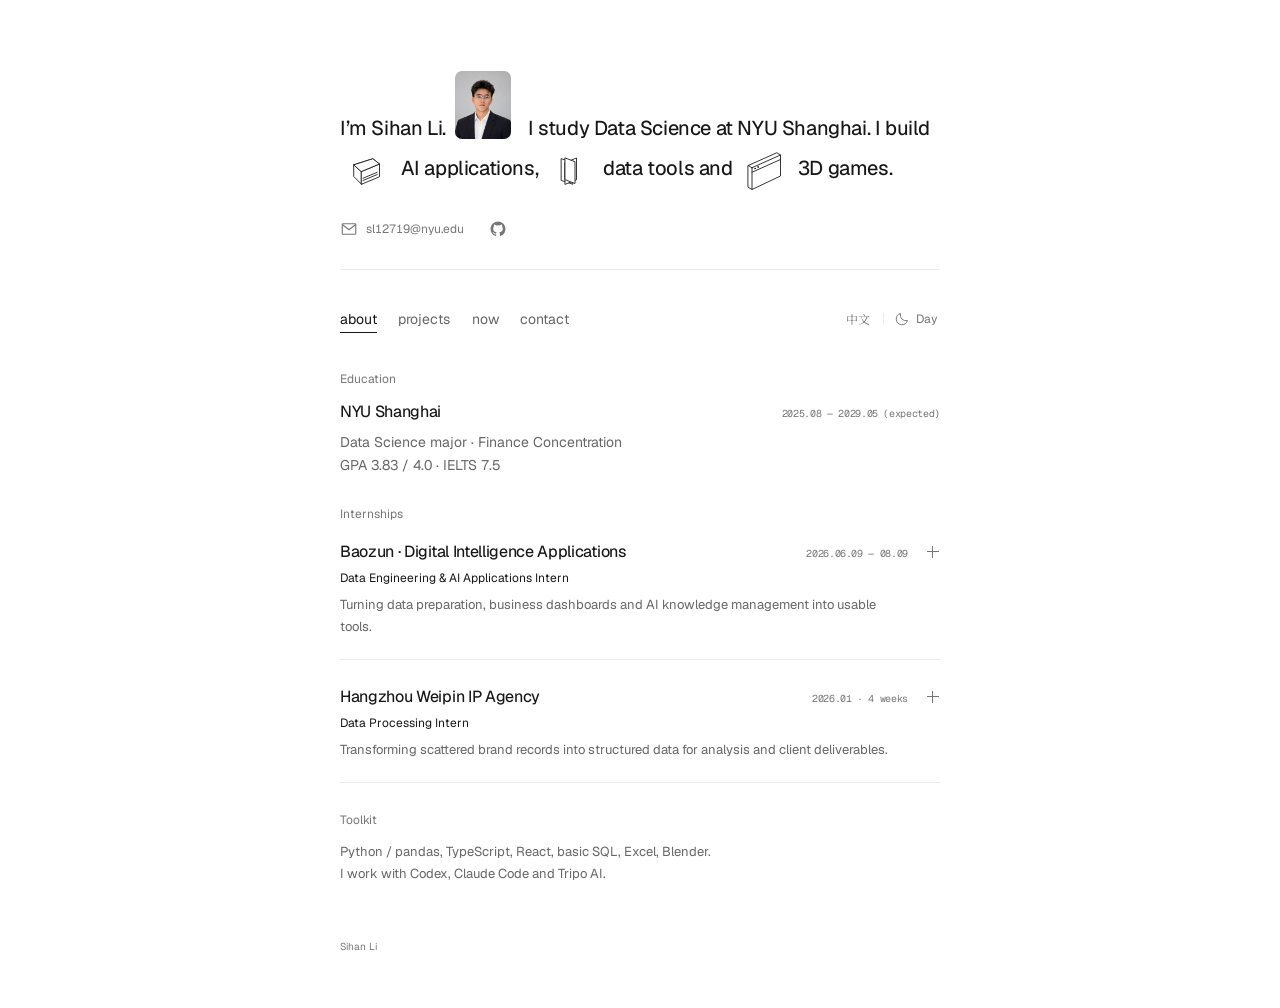
<file: index.html>
<!doctype html>
<html lang="en" data-theme="light"><head><meta charset="UTF-8"><meta name="viewport" content="width=device-width, initial-scale=1"><meta name="description" content="Sihan Li, Data Science major with a Finance Concentration at NYU Shanghai. AI applications, data tools and 3D games."><meta name="theme-color" content="#ffffff"><title>about · Sihan Li</title><script>(()=>{const h=document.documentElement,p=new URLSearchParams(location.search);let l=p.get('lang'),t;try{l=l||localStorage.getItem('sihan-lang');t=localStorage.getItem('sihan-theme')}catch{}h.lang=l==='zh'?'zh-CN':'en';h.dataset.theme=t==='light'||t==='dark'?t:matchMedia('(prefers-color-scheme: dark)').matches?'dark':'light'})();</script><link rel="icon" href="assets/favicon.svg" type="image/svg+xml"><link rel="preload" as="font" type="font/woff2" href="assets/fonts/geist-latin-wght-normal.woff2" crossorigin><link rel="stylesheet" href="style.css?v=20261016-2"><script src="translations.js?v=20261016-pdf" defer></script><script src="app.js?v=20261016-2" defer></script></head><body><a class="skip" href="#content"><span data-i18n="skip" >Skip to content</span></a><div class="page"><header class="intro"><h1><span data-i18n="name" >I’m Sihan Li.</span> <button class="avatar" type="button" aria-haspopup="dialog" aria-controls="portrait-viewer" aria-expanded="false" data-i18n-label="enlargePortrait" aria-label="Enlarge portrait"><img src="assets/portrait.png" data-i18n-alt="portraitAlt" alt="Portrait of Sihan Li" width="64" height="76"></button> <span data-i18n="intro" >I study Data Science at NYU Shanghai. I build</span> <a class="category-link" href="projects.html#rag" data-route="projects"><span class="icon-frame" aria-hidden="true"><span class="corners"><i></i><i></i><i></i><i></i></span><svg class="book-icon" viewBox="0 0 70 70" fill="none" stroke="currentColor" stroke-width="1.15" stroke-linecap="round" stroke-linejoin="round" aria-hidden="true"><g class="book-back"><path class="paper" d="M19 28 44 20 53 27 29 37Z"/><path class="paper" d="m19 28 10 9v17L19 44Z"/><path class="paper" d="m29 37 24-10v17L29 54Z"/><path d="m31 49 19-8M31 46l19-8"/></g><g class="book-cover"><path class="paper" d="m19 28 25-8 9 7-24 10Z"/></g><g class="book-bits"><path class="paper" d="m27 22 5-3 5 3v6l-5 3-5-3Z"/><path d="m27 22 5 3 5-3m-5 3v6"/><path class="paper" d="m43 13 4-2 4 2v5l-4 2-4-2Z"/><path d="m43 13 4 2 4-2m-4 2v5"/></g></svg></span><span class="category-label"><span data-i18n="ai" >AI applications</span></span></a><span data-i18n="comma" >,</span> <a class="category-link" href="projects.html#bidradar" data-route="projects"><span class="icon-frame" aria-hidden="true"><span class="corners"><i></i><i></i><i></i><i></i></span><svg class="map-icon" viewBox="0 0 70 70" fill="none" stroke="currentColor" stroke-width="1.15" stroke-linecap="round" stroke-linejoin="round" aria-hidden="true"><g class="map-left"><path class="paper" d="m18 20 15 5v29l-15-5Z"/><path class="map-lines" d="m21 28 4 3 5-2m-9 10 4-2 5 5"/></g><g class="map-center"><path class="paper" d="m33 25 15-6v29l-15 6Z"/><path class="map-lines" d="m36 31 4-4 5 1m-9 16 4-2 5-7"/></g><g class="map-right"><path class="paper" d="m48 19 13 5v29l-13-5Z"/><path class="map-lines" d="m51 28 4 2 3-1m-7 11 4-3 3 5"/></g></svg></span><span class="category-label"><span data-i18n="data" >data tools</span></span></a> <span data-i18n="and" >and</span> <a class="category-link" href="projects.html#nightback" data-route="projects"><span class="icon-frame" aria-hidden="true"><span class="corners"><i></i><i></i><i></i><i></i></span><svg class="window-icon" viewBox="0 0 70 70" fill="none" stroke="currentColor" stroke-width="1.15" stroke-linecap="round" stroke-linejoin="round" aria-hidden="true"><g class="screen"><path class="paper" d="m14 29 38-17 5 3v28L19 61l-5-3Z"/><path d="m19 32 38-17M19 32v29M14 29l5 3m0 6 38-17"/><circle cx="23" cy="33" r=".6"/><circle cx="27" cy="31" r=".6"/></g><g class="window-cards"><path class="paper" d="m25 38 10-4v11l-10 4Z"/><path class="paper" d="m40 31 10-4v11l-10 4Z"/></g></svg></span><span class="category-label"><span data-i18n="games" >3D games</span></span></a><span data-i18n="period" >.</span></h1><div class="socials"><a class="email-link" href="mailto:sl12719@nyu.edu"><svg viewBox="0 0 24 24" fill="none" stroke="currentColor" stroke-width="1.5" aria-hidden="true"><rect x="3" y="5" width="18" height="14" rx="1"/><path d="m3 6 9 7 9-7"/></svg><span>sl12719@nyu.edu</span></a><a href="https://github.com/lshhhhhhhhhh10" target="_blank" rel="noopener noreferrer" aria-label="GitHub"><svg viewBox="0 0 24 24" fill="currentColor" aria-hidden="true"><path d="M12 2a10 10 0 0 0-3.16 19.49c.5.09.68-.22.68-.48v-1.86c-2.78.6-3.37-1.18-3.37-1.18-.45-1.15-1.11-1.46-1.11-1.46-.91-.62.07-.61.07-.61 1 .07 1.53 1.03 1.53 1.03.9 1.53 2.34 1.09 2.91.83.09-.65.35-1.09.64-1.34-2.22-.25-4.55-1.11-4.55-4.94 0-1.09.39-1.98 1.03-2.68-.1-.25-.45-1.27.1-2.65 0 0 .84-.27 2.75 1.03A9.58 9.58 0 0 1 12 6.84c.85 0 1.71.12 2.51.34 1.91-1.3 2.75-1.03 2.75-1.03.55 1.38.2 2.4.1 2.65.64.7 1.03 1.59 1.03 2.68 0 3.84-2.34 4.68-4.57 4.93.36.31.68.92.68 1.85v2.75c0 .27.18.58.69.48A10 10 0 0 0 12 2Z"/></svg></a></div><hr></header><div class="nav-row"><nav aria-label="Site" data-i18n-label="nav"><a href="index.html" data-route="about" aria-current="page"><span data-i18n="about" >about</span></a><a href="projects.html" data-route="projects"><span data-i18n="projects" >projects</span></a><a href="now.html" data-route="now"><span data-i18n="now" >now</span></a><a href="contact.html" data-route="contact"><span data-i18n="contact" >contact</span></a><span class="nav-rule" aria-hidden="true"></span></nav><div class="preferences"><button id="language-toggle" type="button" aria-label="切换到中文" title="切换到中文">中文</button><span class="control-divider" aria-hidden="true"></span><button id="theme-toggle" type="button" aria-label="Switch to night mode" title="Switch to night mode" aria-pressed="false"><svg class="moon" viewBox="0 0 24 24" fill="none" stroke="currentColor" stroke-width="1.5" aria-hidden="true"><path d="M20.2 14.2A8.5 8.5 0 0 1 9.8 3.8 8.5 8.5 0 1 0 20.2 14.2Z"/></svg><svg class="sun" viewBox="0 0 24 24" fill="none" stroke="currentColor" stroke-width="1.5" aria-hidden="true"><circle cx="12" cy="12" r="3.5"/><path d="M12 2v2m0 16v2M2 12h2m16 0h2M5 5l1.4 1.4m11.2 11.2L19 19M5 19l1.4-1.4M17.6 6.4 19 5"/></svg><span id="theme-word">Day</span></button></div></div><main id="content" data-page="about" tabindex="-1"><section class="about-block"><h2 data-i18n="education" >Education</h2><div class="entry-heading"><h3 data-i18n="school" >NYU Shanghai</h3><span data-i18n="studyDates" class="date">2025.08 — 2029.05 (expected)</span></div><p><span data-i18n="major" >Data Science major · Finance Concentration</span><br><span class="latin">GPA 3.83 / 4.0 · IELTS 7.5</span></p></section><section class="about-block internships"><h2 data-i18n="internships" >Internships</h2>
<details class="experience"><summary><span class="experience-summary"><span class="entry-heading"><span data-i18n="baozun" class="employer">Baozun · Digital Intelligence Applications</span><span class="date">2026.06.09 — 08.09</span></span><span data-i18n="baozunRole" class="experience-role">Data Engineering &amp; AI Applications Intern</span><span data-i18n="baozunDesc" class="experience-overview">Turning data preparation, business dashboards and AI knowledge management into usable tools.</span></span><span class="expand-mark" aria-hidden="true"></span></summary><div class="experience-detail"><ul><li data-i18n="baozunDetail1" >Built and deployed a RAG resource platform for internal training, connecting content intake, search, scoring and classification in one workflow.</li><li data-i18n="baozunDetail2" >Implemented PDF/link imports, full-text search, manual review and Feishu sync, organizing technical resources into 7 categories and 34 subcategories.</li><li data-i18n="baozunDetail3" >Integrated DeepSeek scoring for relevance, depth, recency and credibility, with a rule-based fallback when API calls fail.</li><li data-i18n="baozunDetail4" >Contributed to structured-data cleaning and validation for BBI Cloud dashboards, supporting business metrics and visual reporting.</li></ul><a class="detail-link" href="https://rag-kb-site.vercel.app/" target="_blank" rel="noopener noreferrer"><span data-i18n="viewPlatform" >View the platform ↗</span></a></div></details>
<details class="experience"><summary><span class="experience-summary"><span class="entry-heading"><span data-i18n="weipin" class="employer">Hangzhou Weipin IP Agency</span><span data-i18n="weipinDates" class="date">2026.01 · 4 weeks</span></span><span data-i18n="weipinRole" class="experience-role">Data Processing Intern</span><span data-i18n="weipinDesc" class="experience-overview">Transforming scattered brand records into structured data for analysis and client deliverables.</span></span><span class="expand-mark" aria-hidden="true"></span></summary><div class="experience-detail"><ul><li data-i18n="weipinDetail1" >Collected brand records through web scraping, then deduplicated, categorized and standardized them for downstream analysis.</li><li data-i18n="weipinDetail2" >Consolidated the prepared data for internal reports and client deliverables, turning raw records into usable analytical inputs.</li></ul></div></details></section><section class="about-block toolkit"><h2 data-i18n="tools" >Toolkit</h2><p><span data-i18n="toolsData" >Python / pandas, TypeScript, React, basic SQL, Excel, Blender.</span><br><span data-i18n="collab" >I work with Codex, Claude Code and Tripo AI.</span></p></section></main><footer><span class="latin">Sihan Li</span></footer></div><dialog id="portrait-viewer" class="portrait-viewer" data-i18n-label="portraitAlt" aria-label="Portrait of Sihan Li"><button class="portrait-close" type="button" data-i18n-label="closePortrait" aria-label="Close portrait" autofocus><svg viewBox="0 0 20 20" fill="none" stroke="currentColor" stroke-width="1.5" aria-hidden="true"><path d="m5 5 10 10M15 5 5 15"/></svg></button><img src="assets/portrait.png" width="640" height="800" data-i18n-alt="portraitAlt" alt="Portrait of Sihan Li"></dialog></body></html>
</file>
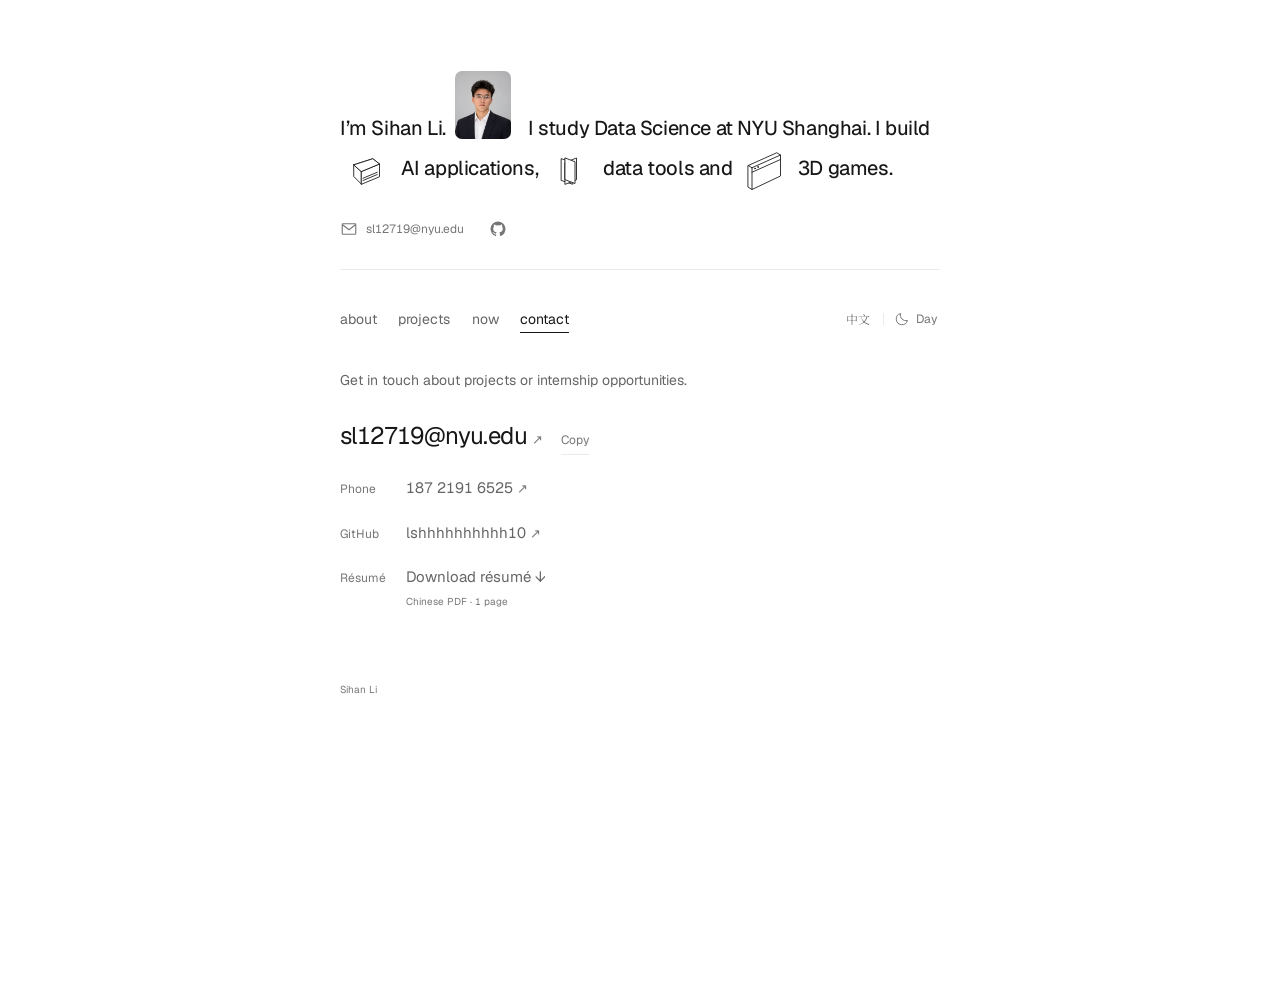
<file: contact.html>
<!doctype html>
<html lang="en" data-theme="light"><head><meta charset="UTF-8"><meta name="viewport" content="width=device-width, initial-scale=1"><meta name="description" content="Sihan Li, Data Science major with a Finance Concentration at NYU Shanghai. AI applications, data tools and 3D games."><meta name="theme-color" content="#ffffff"><title>contact · Sihan Li</title><script>(()=>{const h=document.documentElement,p=new URLSearchParams(location.search);let l=p.get('lang'),t;try{l=l||localStorage.getItem('sihan-lang');t=localStorage.getItem('sihan-theme')}catch{}h.lang=l==='zh'?'zh-CN':'en';h.dataset.theme=t==='light'||t==='dark'?t:matchMedia('(prefers-color-scheme: dark)').matches?'dark':'light'})();</script><link rel="icon" href="assets/favicon.svg" type="image/svg+xml"><link rel="preload" as="font" type="font/woff2" href="assets/fonts/geist-latin-wght-normal.woff2" crossorigin><link rel="stylesheet" href="style.css?v=20261016-2"><script src="translations.js?v=20261016-pdf" defer></script><script src="app.js?v=20261016-2" defer></script></head><body><a class="skip" href="#content"><span data-i18n="skip" >Skip to content</span></a><div class="page"><header class="intro"><h1><span data-i18n="name" >I’m Sihan Li.</span> <button class="avatar" type="button" aria-haspopup="dialog" aria-controls="portrait-viewer" aria-expanded="false" data-i18n-label="enlargePortrait" aria-label="Enlarge portrait"><img src="assets/portrait.png" data-i18n-alt="portraitAlt" alt="Portrait of Sihan Li" width="64" height="76"></button> <span data-i18n="intro" >I study Data Science at NYU Shanghai. I build</span> <a class="category-link" href="projects.html#rag" data-route="projects"><span class="icon-frame" aria-hidden="true"><span class="corners"><i></i><i></i><i></i><i></i></span><svg class="book-icon" viewBox="0 0 70 70" fill="none" stroke="currentColor" stroke-width="1.15" stroke-linecap="round" stroke-linejoin="round" aria-hidden="true"><g class="book-back"><path class="paper" d="M19 28 44 20 53 27 29 37Z"/><path class="paper" d="m19 28 10 9v17L19 44Z"/><path class="paper" d="m29 37 24-10v17L29 54Z"/><path d="m31 49 19-8M31 46l19-8"/></g><g class="book-cover"><path class="paper" d="m19 28 25-8 9 7-24 10Z"/></g><g class="book-bits"><path class="paper" d="m27 22 5-3 5 3v6l-5 3-5-3Z"/><path d="m27 22 5 3 5-3m-5 3v6"/><path class="paper" d="m43 13 4-2 4 2v5l-4 2-4-2Z"/><path d="m43 13 4 2 4-2m-4 2v5"/></g></svg></span><span class="category-label"><span data-i18n="ai" >AI applications</span></span></a><span data-i18n="comma" >,</span> <a class="category-link" href="projects.html#bidradar" data-route="projects"><span class="icon-frame" aria-hidden="true"><span class="corners"><i></i><i></i><i></i><i></i></span><svg class="map-icon" viewBox="0 0 70 70" fill="none" stroke="currentColor" stroke-width="1.15" stroke-linecap="round" stroke-linejoin="round" aria-hidden="true"><g class="map-left"><path class="paper" d="m18 20 15 5v29l-15-5Z"/><path class="map-lines" d="m21 28 4 3 5-2m-9 10 4-2 5 5"/></g><g class="map-center"><path class="paper" d="m33 25 15-6v29l-15 6Z"/><path class="map-lines" d="m36 31 4-4 5 1m-9 16 4-2 5-7"/></g><g class="map-right"><path class="paper" d="m48 19 13 5v29l-13-5Z"/><path class="map-lines" d="m51 28 4 2 3-1m-7 11 4-3 3 5"/></g></svg></span><span class="category-label"><span data-i18n="data" >data tools</span></span></a> <span data-i18n="and" >and</span> <a class="category-link" href="projects.html#nightback" data-route="projects"><span class="icon-frame" aria-hidden="true"><span class="corners"><i></i><i></i><i></i><i></i></span><svg class="window-icon" viewBox="0 0 70 70" fill="none" stroke="currentColor" stroke-width="1.15" stroke-linecap="round" stroke-linejoin="round" aria-hidden="true"><g class="screen"><path class="paper" d="m14 29 38-17 5 3v28L19 61l-5-3Z"/><path d="m19 32 38-17M19 32v29M14 29l5 3m0 6 38-17"/><circle cx="23" cy="33" r=".6"/><circle cx="27" cy="31" r=".6"/></g><g class="window-cards"><path class="paper" d="m25 38 10-4v11l-10 4Z"/><path class="paper" d="m40 31 10-4v11l-10 4Z"/></g></svg></span><span class="category-label"><span data-i18n="games" >3D games</span></span></a><span data-i18n="period" >.</span></h1><div class="socials"><a class="email-link" href="mailto:sl12719@nyu.edu"><svg viewBox="0 0 24 24" fill="none" stroke="currentColor" stroke-width="1.5" aria-hidden="true"><rect x="3" y="5" width="18" height="14" rx="1"/><path d="m3 6 9 7 9-7"/></svg><span>sl12719@nyu.edu</span></a><a href="https://github.com/lshhhhhhhhhh10" target="_blank" rel="noopener noreferrer" aria-label="GitHub"><svg viewBox="0 0 24 24" fill="currentColor" aria-hidden="true"><path d="M12 2a10 10 0 0 0-3.16 19.49c.5.09.68-.22.68-.48v-1.86c-2.78.6-3.37-1.18-3.37-1.18-.45-1.15-1.11-1.46-1.11-1.46-.91-.62.07-.61.07-.61 1 .07 1.53 1.03 1.53 1.03.9 1.53 2.34 1.09 2.91.83.09-.65.35-1.09.64-1.34-2.22-.25-4.55-1.11-4.55-4.94 0-1.09.39-1.98 1.03-2.68-.1-.25-.45-1.27.1-2.65 0 0 .84-.27 2.75 1.03A9.58 9.58 0 0 1 12 6.84c.85 0 1.71.12 2.51.34 1.91-1.3 2.75-1.03 2.75-1.03.55 1.38.2 2.4.1 2.65.64.7 1.03 1.59 1.03 2.68 0 3.84-2.34 4.68-4.57 4.93.36.31.68.92.68 1.85v2.75c0 .27.18.58.69.48A10 10 0 0 0 12 2Z"/></svg></a></div><hr></header><div class="nav-row"><nav aria-label="Site" data-i18n-label="nav"><a href="index.html" data-route="about"><span data-i18n="about" >about</span></a><a href="projects.html" data-route="projects"><span data-i18n="projects" >projects</span></a><a href="now.html" data-route="now"><span data-i18n="now" >now</span></a><a href="contact.html" data-route="contact" aria-current="page"><span data-i18n="contact" >contact</span></a><span class="nav-rule" aria-hidden="true"></span></nav><div class="preferences"><button id="language-toggle" type="button" aria-label="切换到中文" title="切换到中文">中文</button><span class="control-divider" aria-hidden="true"></span><button id="theme-toggle" type="button" aria-label="Switch to night mode" title="Switch to night mode" aria-pressed="false"><svg class="moon" viewBox="0 0 24 24" fill="none" stroke="currentColor" stroke-width="1.5" aria-hidden="true"><path d="M20.2 14.2A8.5 8.5 0 0 1 9.8 3.8 8.5 8.5 0 1 0 20.2 14.2Z"/></svg><svg class="sun" viewBox="0 0 24 24" fill="none" stroke="currentColor" stroke-width="1.5" aria-hidden="true"><circle cx="12" cy="12" r="3.5"/><path d="M12 2v2m0 16v2M2 12h2m16 0h2M5 5l1.4 1.4m11.2 11.2L19 19M5 19l1.4-1.4M17.6 6.4 19 5"/></svg><span id="theme-word">Day</span></button></div></div><main id="content" data-page="contact" tabindex="-1"><section class="contact"><h2 data-i18n="contact" class="sr-only">contact</h2><p data-i18n="contactIntro" class="contact-note">Get in touch about projects or internship opportunities.</p><div class="contact-line"><a class="email" href="mailto:sl12719@nyu.edu">sl12719@nyu.edu <span aria-hidden="true">↗</span></a><button id="copy-email" type="button"><span data-i18n="copy" >Copy</span></button></div><div class="contact-line"><span data-i18n="phone" class="contact-label">Phone</span><a class="latin" href="tel:+8618721916525">187 2191 6525 <span aria-hidden="true">↗</span></a></div><div class="contact-line"><span class="contact-label latin">GitHub</span><a class="latin" href="https://github.com/lshhhhhhhhhh10" target="_blank" rel="noopener noreferrer">lshhhhhhhhhh10 <span aria-hidden="true">↗</span></a></div><div class="contact-line"><span data-i18n="resume" class="contact-label">Résumé</span><div><a href="assets/sihan-li-resume.pdf?v=f738d5e87b74" download="Sihan_Li_Resume.pdf"><span data-i18n="download">Download résumé ↓</span></a><small data-i18n="resumeFormat">Chinese PDF · 1 page</small></div></div><p id="copy-status" role="status" aria-live="polite"></p></section></main><footer><span class="latin">Sihan Li</span></footer></div><dialog id="portrait-viewer" class="portrait-viewer" data-i18n-label="portraitAlt" aria-label="Portrait of Sihan Li"><button class="portrait-close" type="button" data-i18n-label="closePortrait" aria-label="Close portrait" autofocus><svg viewBox="0 0 20 20" fill="none" stroke="currentColor" stroke-width="1.5" aria-hidden="true"><path d="m5 5 10 10M15 5 5 15"/></svg></button><img src="assets/portrait.png" width="640" height="800" data-i18n-alt="portraitAlt" alt="Portrait of Sihan Li"></dialog></body></html>
</file>
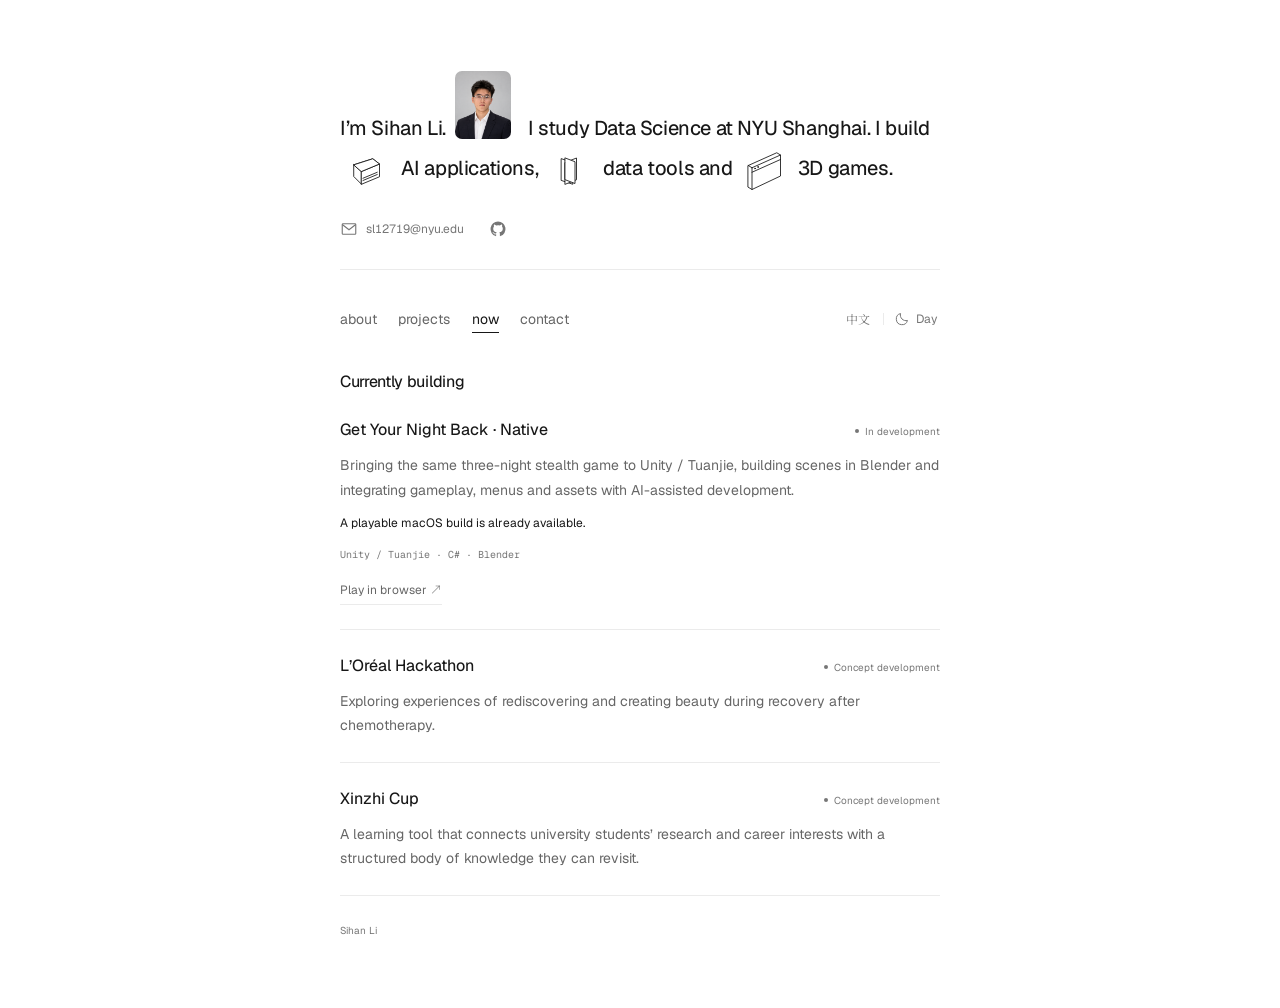
<file: now.html>
<!doctype html>
<html lang="en" data-theme="light"><head><meta charset="UTF-8"><meta name="viewport" content="width=device-width, initial-scale=1"><meta name="description" content="Sihan Li, Data Science major with a Finance Concentration at NYU Shanghai. AI applications, data tools and 3D games."><meta name="theme-color" content="#ffffff"><title>now · Sihan Li</title><script>(()=>{const h=document.documentElement,p=new URLSearchParams(location.search);let l=p.get('lang'),t;try{l=l||localStorage.getItem('sihan-lang');t=localStorage.getItem('sihan-theme')}catch{}h.lang=l==='zh'?'zh-CN':'en';h.dataset.theme=t==='light'||t==='dark'?t:matchMedia('(prefers-color-scheme: dark)').matches?'dark':'light'})();</script><link rel="icon" href="assets/favicon.svg" type="image/svg+xml"><link rel="preload" as="font" type="font/woff2" href="assets/fonts/geist-latin-wght-normal.woff2" crossorigin><link rel="stylesheet" href="style.css?v=20261016-2"><script src="translations.js?v=20261016-pdf" defer></script><script src="app.js?v=20261016-2" defer></script></head><body><a class="skip" href="#content"><span data-i18n="skip" >Skip to content</span></a><div class="page"><header class="intro"><h1><span data-i18n="name" >I’m Sihan Li.</span> <button class="avatar" type="button" aria-haspopup="dialog" aria-controls="portrait-viewer" aria-expanded="false" data-i18n-label="enlargePortrait" aria-label="Enlarge portrait"><img src="assets/portrait.png" data-i18n-alt="portraitAlt" alt="Portrait of Sihan Li" width="64" height="76"></button> <span data-i18n="intro" >I study Data Science at NYU Shanghai. I build</span> <a class="category-link" href="projects.html#rag" data-route="projects"><span class="icon-frame" aria-hidden="true"><span class="corners"><i></i><i></i><i></i><i></i></span><svg class="book-icon" viewBox="0 0 70 70" fill="none" stroke="currentColor" stroke-width="1.15" stroke-linecap="round" stroke-linejoin="round" aria-hidden="true"><g class="book-back"><path class="paper" d="M19 28 44 20 53 27 29 37Z"/><path class="paper" d="m19 28 10 9v17L19 44Z"/><path class="paper" d="m29 37 24-10v17L29 54Z"/><path d="m31 49 19-8M31 46l19-8"/></g><g class="book-cover"><path class="paper" d="m19 28 25-8 9 7-24 10Z"/></g><g class="book-bits"><path class="paper" d="m27 22 5-3 5 3v6l-5 3-5-3Z"/><path d="m27 22 5 3 5-3m-5 3v6"/><path class="paper" d="m43 13 4-2 4 2v5l-4 2-4-2Z"/><path d="m43 13 4 2 4-2m-4 2v5"/></g></svg></span><span class="category-label"><span data-i18n="ai" >AI applications</span></span></a><span data-i18n="comma" >,</span> <a class="category-link" href="projects.html#bidradar" data-route="projects"><span class="icon-frame" aria-hidden="true"><span class="corners"><i></i><i></i><i></i><i></i></span><svg class="map-icon" viewBox="0 0 70 70" fill="none" stroke="currentColor" stroke-width="1.15" stroke-linecap="round" stroke-linejoin="round" aria-hidden="true"><g class="map-left"><path class="paper" d="m18 20 15 5v29l-15-5Z"/><path class="map-lines" d="m21 28 4 3 5-2m-9 10 4-2 5 5"/></g><g class="map-center"><path class="paper" d="m33 25 15-6v29l-15 6Z"/><path class="map-lines" d="m36 31 4-4 5 1m-9 16 4-2 5-7"/></g><g class="map-right"><path class="paper" d="m48 19 13 5v29l-13-5Z"/><path class="map-lines" d="m51 28 4 2 3-1m-7 11 4-3 3 5"/></g></svg></span><span class="category-label"><span data-i18n="data" >data tools</span></span></a> <span data-i18n="and" >and</span> <a class="category-link" href="projects.html#nightback" data-route="projects"><span class="icon-frame" aria-hidden="true"><span class="corners"><i></i><i></i><i></i><i></i></span><svg class="window-icon" viewBox="0 0 70 70" fill="none" stroke="currentColor" stroke-width="1.15" stroke-linecap="round" stroke-linejoin="round" aria-hidden="true"><g class="screen"><path class="paper" d="m14 29 38-17 5 3v28L19 61l-5-3Z"/><path d="m19 32 38-17M19 32v29M14 29l5 3m0 6 38-17"/><circle cx="23" cy="33" r=".6"/><circle cx="27" cy="31" r=".6"/></g><g class="window-cards"><path class="paper" d="m25 38 10-4v11l-10 4Z"/><path class="paper" d="m40 31 10-4v11l-10 4Z"/></g></svg></span><span class="category-label"><span data-i18n="games" >3D games</span></span></a><span data-i18n="period" >.</span></h1><div class="socials"><a class="email-link" href="mailto:sl12719@nyu.edu"><svg viewBox="0 0 24 24" fill="none" stroke="currentColor" stroke-width="1.5" aria-hidden="true"><rect x="3" y="5" width="18" height="14" rx="1"/><path d="m3 6 9 7 9-7"/></svg><span>sl12719@nyu.edu</span></a><a href="https://github.com/lshhhhhhhhhh10" target="_blank" rel="noopener noreferrer" aria-label="GitHub"><svg viewBox="0 0 24 24" fill="currentColor" aria-hidden="true"><path d="M12 2a10 10 0 0 0-3.16 19.49c.5.09.68-.22.68-.48v-1.86c-2.78.6-3.37-1.18-3.37-1.18-.45-1.15-1.11-1.46-1.11-1.46-.91-.62.07-.61.07-.61 1 .07 1.53 1.03 1.53 1.03.9 1.53 2.34 1.09 2.91.83.09-.65.35-1.09.64-1.34-2.22-.25-4.55-1.11-4.55-4.94 0-1.09.39-1.98 1.03-2.68-.1-.25-.45-1.27.1-2.65 0 0 .84-.27 2.75 1.03A9.58 9.58 0 0 1 12 6.84c.85 0 1.71.12 2.51.34 1.91-1.3 2.75-1.03 2.75-1.03.55 1.38.2 2.4.1 2.65.64.7 1.03 1.59 1.03 2.68 0 3.84-2.34 4.68-4.57 4.93.36.31.68.92.68 1.85v2.75c0 .27.18.58.69.48A10 10 0 0 0 12 2Z"/></svg></a></div><hr></header><div class="nav-row"><nav aria-label="Site" data-i18n-label="nav"><a href="index.html" data-route="about"><span data-i18n="about" >about</span></a><a href="projects.html" data-route="projects"><span data-i18n="projects" >projects</span></a><a href="now.html" data-route="now" aria-current="page"><span data-i18n="now" >now</span></a><a href="contact.html" data-route="contact"><span data-i18n="contact" >contact</span></a><span class="nav-rule" aria-hidden="true"></span></nav><div class="preferences"><button id="language-toggle" type="button" aria-label="切换到中文" title="切换到中文">中文</button><span class="control-divider" aria-hidden="true"></span><button id="theme-toggle" type="button" aria-label="Switch to night mode" title="Switch to night mode" aria-pressed="false"><svg class="moon" viewBox="0 0 24 24" fill="none" stroke="currentColor" stroke-width="1.5" aria-hidden="true"><path d="M20.2 14.2A8.5 8.5 0 0 1 9.8 3.8 8.5 8.5 0 1 0 20.2 14.2Z"/></svg><svg class="sun" viewBox="0 0 24 24" fill="none" stroke="currentColor" stroke-width="1.5" aria-hidden="true"><circle cx="12" cy="12" r="3.5"/><path d="M12 2v2m0 16v2M2 12h2m16 0h2M5 5l1.4 1.4m11.2 11.2L19 19M5 19l1.4-1.4M17.6 6.4 19 5"/></svg><span id="theme-word">Day</span></button></div></div><main id="content" data-page="now" tabindex="-1"><section class="now-list"><h2 data-i18n="nowHeading" class="now-heading">Currently building</h2><article class="now-entry"><div class="now-top"><h3 data-i18n="nativeTitle" >Get Your Night Back · Native</h3><span data-i18n="development" class="work-status">In development</span></div><p data-i18n="nativeNow" >Bringing the same three-night stealth game to Unity / Tuanjie, building scenes in Blender and integrating gameplay, menus and assets with AI-assisted development.</p><p data-i18n="nativeMilestone" class="milestone">A playable macOS build is already available.</p><p class="tech">Unity / Tuanjie · C# · Blender</p><a class="detail-link" href="https://lshhhhhhhhhh10.github.io/get-your-night-back/game.html" target="_blank" rel="noopener noreferrer"><span data-i18n="play" >Play in browser ↗</span></a></article><article class="now-entry"><div class="now-top"><h3 data-i18n="loreal" >L’Oréal Hackathon</h3><span data-i18n="concept" class="work-status">Concept development</span></div><p data-i18n="lorealDesc" >Exploring experiences of rediscovering and creating beauty during recovery after chemotherapy.</p></article><article class="now-entry"><div class="now-top"><h3 data-i18n="xinzhi" >Xinzhi Cup</h3><span data-i18n="concept" class="work-status">Concept development</span></div><p data-i18n="xinzhiDesc" >A learning tool that connects university students’ research and career interests with a structured body of knowledge they can revisit.</p></article></section></main><footer><span class="latin">Sihan Li</span></footer></div><dialog id="portrait-viewer" class="portrait-viewer" data-i18n-label="portraitAlt" aria-label="Portrait of Sihan Li"><button class="portrait-close" type="button" data-i18n-label="closePortrait" aria-label="Close portrait" autofocus><svg viewBox="0 0 20 20" fill="none" stroke="currentColor" stroke-width="1.5" aria-hidden="true"><path d="m5 5 10 10M15 5 5 15"/></svg></button><img src="assets/portrait.png" width="640" height="800" data-i18n-alt="portraitAlt" alt="Portrait of Sihan Li"></dialog></body></html>
</file>
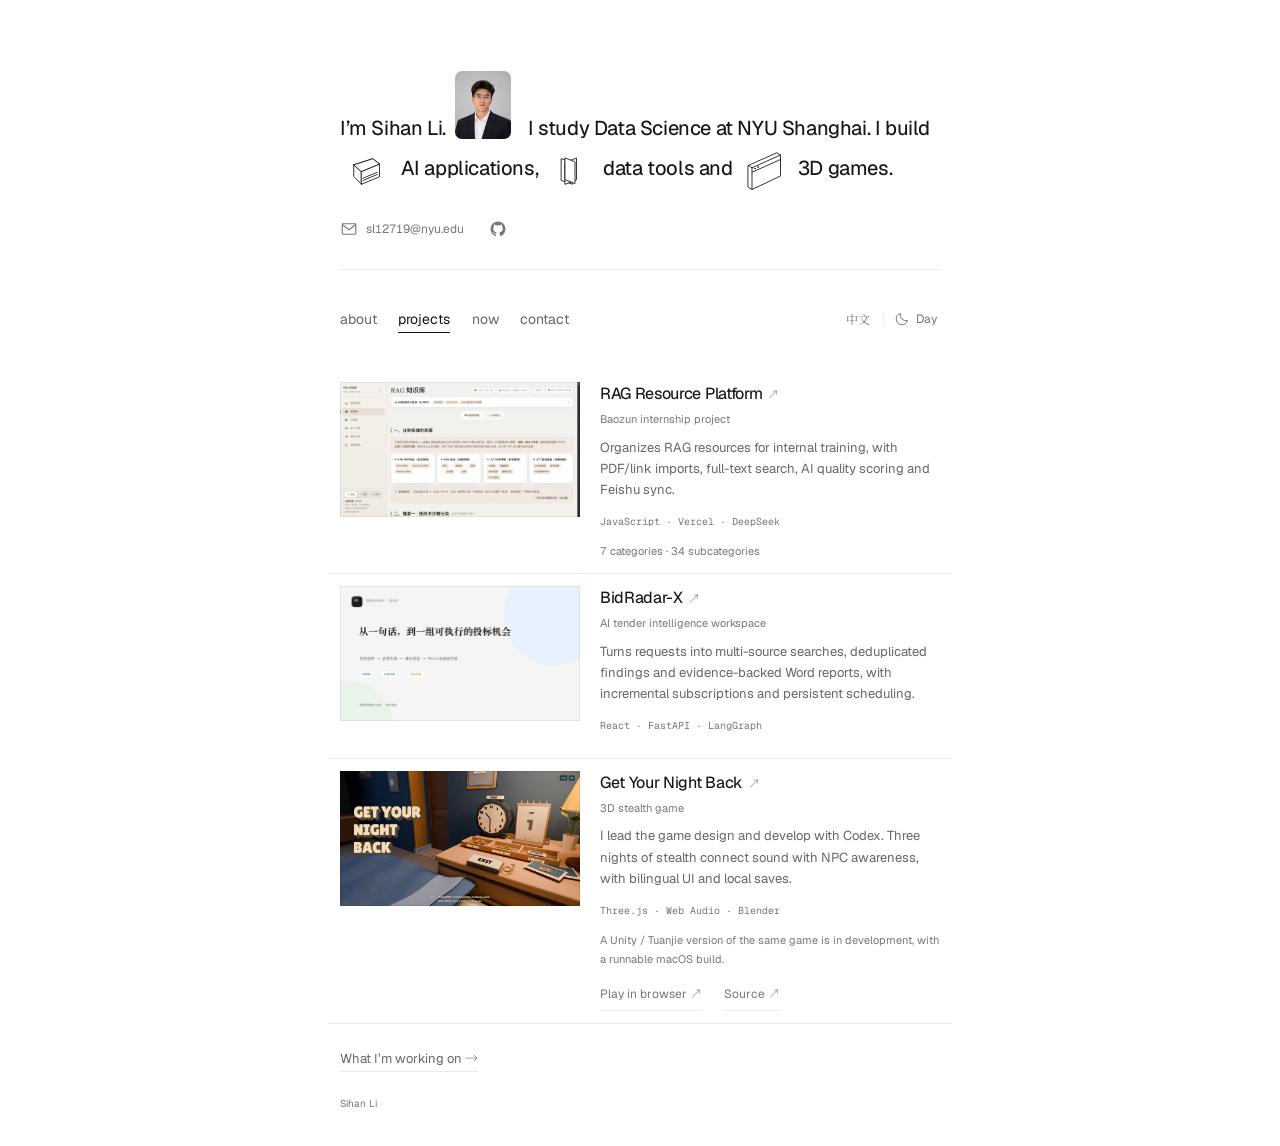
<file: projects.html>
<!doctype html>
<html lang="en" data-theme="light"><head><meta charset="UTF-8"><meta name="viewport" content="width=device-width, initial-scale=1"><meta name="description" content="Sihan Li, Data Science major with a Finance Concentration at NYU Shanghai. AI applications, data tools and 3D games."><meta name="theme-color" content="#ffffff"><title>projects · Sihan Li</title><script>(()=>{const h=document.documentElement,p=new URLSearchParams(location.search);let l=p.get('lang'),t;try{l=l||localStorage.getItem('sihan-lang');t=localStorage.getItem('sihan-theme')}catch{}h.lang=l==='zh'?'zh-CN':'en';h.dataset.theme=t==='light'||t==='dark'?t:matchMedia('(prefers-color-scheme: dark)').matches?'dark':'light'})();</script><link rel="icon" href="assets/favicon.svg" type="image/svg+xml"><link rel="preload" as="font" type="font/woff2" href="assets/fonts/geist-latin-wght-normal.woff2" crossorigin><link rel="stylesheet" href="style.css?v=20261016-2"><script src="translations.js?v=20261016-pdf" defer></script><script src="app.js?v=20261016-2" defer></script></head><body><a class="skip" href="#content"><span data-i18n="skip" >Skip to content</span></a><div class="page"><header class="intro"><h1><span data-i18n="name" >I’m Sihan Li.</span> <button class="avatar" type="button" aria-haspopup="dialog" aria-controls="portrait-viewer" aria-expanded="false" data-i18n-label="enlargePortrait" aria-label="Enlarge portrait"><img src="assets/portrait.png" data-i18n-alt="portraitAlt" alt="Portrait of Sihan Li" width="64" height="76"></button> <span data-i18n="intro" >I study Data Science at NYU Shanghai. I build</span> <a class="category-link" href="projects.html#rag" data-route="projects"><span class="icon-frame" aria-hidden="true"><span class="corners"><i></i><i></i><i></i><i></i></span><svg class="book-icon" viewBox="0 0 70 70" fill="none" stroke="currentColor" stroke-width="1.15" stroke-linecap="round" stroke-linejoin="round" aria-hidden="true"><g class="book-back"><path class="paper" d="M19 28 44 20 53 27 29 37Z"/><path class="paper" d="m19 28 10 9v17L19 44Z"/><path class="paper" d="m29 37 24-10v17L29 54Z"/><path d="m31 49 19-8M31 46l19-8"/></g><g class="book-cover"><path class="paper" d="m19 28 25-8 9 7-24 10Z"/></g><g class="book-bits"><path class="paper" d="m27 22 5-3 5 3v6l-5 3-5-3Z"/><path d="m27 22 5 3 5-3m-5 3v6"/><path class="paper" d="m43 13 4-2 4 2v5l-4 2-4-2Z"/><path d="m43 13 4 2 4-2m-4 2v5"/></g></svg></span><span class="category-label"><span data-i18n="ai" >AI applications</span></span></a><span data-i18n="comma" >,</span> <a class="category-link" href="projects.html#bidradar" data-route="projects"><span class="icon-frame" aria-hidden="true"><span class="corners"><i></i><i></i><i></i><i></i></span><svg class="map-icon" viewBox="0 0 70 70" fill="none" stroke="currentColor" stroke-width="1.15" stroke-linecap="round" stroke-linejoin="round" aria-hidden="true"><g class="map-left"><path class="paper" d="m18 20 15 5v29l-15-5Z"/><path class="map-lines" d="m21 28 4 3 5-2m-9 10 4-2 5 5"/></g><g class="map-center"><path class="paper" d="m33 25 15-6v29l-15 6Z"/><path class="map-lines" d="m36 31 4-4 5 1m-9 16 4-2 5-7"/></g><g class="map-right"><path class="paper" d="m48 19 13 5v29l-13-5Z"/><path class="map-lines" d="m51 28 4 2 3-1m-7 11 4-3 3 5"/></g></svg></span><span class="category-label"><span data-i18n="data" >data tools</span></span></a> <span data-i18n="and" >and</span> <a class="category-link" href="projects.html#nightback" data-route="projects"><span class="icon-frame" aria-hidden="true"><span class="corners"><i></i><i></i><i></i><i></i></span><svg class="window-icon" viewBox="0 0 70 70" fill="none" stroke="currentColor" stroke-width="1.15" stroke-linecap="round" stroke-linejoin="round" aria-hidden="true"><g class="screen"><path class="paper" d="m14 29 38-17 5 3v28L19 61l-5-3Z"/><path d="m19 32 38-17M19 32v29M14 29l5 3m0 6 38-17"/><circle cx="23" cy="33" r=".6"/><circle cx="27" cy="31" r=".6"/></g><g class="window-cards"><path class="paper" d="m25 38 10-4v11l-10 4Z"/><path class="paper" d="m40 31 10-4v11l-10 4Z"/></g></svg></span><span class="category-label"><span data-i18n="games" >3D games</span></span></a><span data-i18n="period" >.</span></h1><div class="socials"><a class="email-link" href="mailto:sl12719@nyu.edu"><svg viewBox="0 0 24 24" fill="none" stroke="currentColor" stroke-width="1.5" aria-hidden="true"><rect x="3" y="5" width="18" height="14" rx="1"/><path d="m3 6 9 7 9-7"/></svg><span>sl12719@nyu.edu</span></a><a href="https://github.com/lshhhhhhhhhh10" target="_blank" rel="noopener noreferrer" aria-label="GitHub"><svg viewBox="0 0 24 24" fill="currentColor" aria-hidden="true"><path d="M12 2a10 10 0 0 0-3.16 19.49c.5.09.68-.22.68-.48v-1.86c-2.78.6-3.37-1.18-3.37-1.18-.45-1.15-1.11-1.46-1.11-1.46-.91-.62.07-.61.07-.61 1 .07 1.53 1.03 1.53 1.03.9 1.53 2.34 1.09 2.91.83.09-.65.35-1.09.64-1.34-2.22-.25-4.55-1.11-4.55-4.94 0-1.09.39-1.98 1.03-2.68-.1-.25-.45-1.27.1-2.65 0 0 .84-.27 2.75 1.03A9.58 9.58 0 0 1 12 6.84c.85 0 1.71.12 2.51.34 1.91-1.3 2.75-1.03 2.75-1.03.55 1.38.2 2.4.1 2.65.64.7 1.03 1.59 1.03 2.68 0 3.84-2.34 4.68-4.57 4.93.36.31.68.92.68 1.85v2.75c0 .27.18.58.69.48A10 10 0 0 0 12 2Z"/></svg></a></div><hr></header><div class="nav-row"><nav aria-label="Site" data-i18n-label="nav"><a href="index.html" data-route="about"><span data-i18n="about" >about</span></a><a href="projects.html" data-route="projects" aria-current="page"><span data-i18n="projects" >projects</span></a><a href="now.html" data-route="now"><span data-i18n="now" >now</span></a><a href="contact.html" data-route="contact"><span data-i18n="contact" >contact</span></a><span class="nav-rule" aria-hidden="true"></span></nav><div class="preferences"><button id="language-toggle" type="button" aria-label="切换到中文" title="切换到中文">中文</button><span class="control-divider" aria-hidden="true"></span><button id="theme-toggle" type="button" aria-label="Switch to night mode" title="Switch to night mode" aria-pressed="false"><svg class="moon" viewBox="0 0 24 24" fill="none" stroke="currentColor" stroke-width="1.5" aria-hidden="true"><path d="M20.2 14.2A8.5 8.5 0 0 1 9.8 3.8 8.5 8.5 0 1 0 20.2 14.2Z"/></svg><svg class="sun" viewBox="0 0 24 24" fill="none" stroke="currentColor" stroke-width="1.5" aria-hidden="true"><circle cx="12" cy="12" r="3.5"/><path d="M12 2v2m0 16v2M2 12h2m16 0h2M5 5l1.4 1.4m11.2 11.2L19 19M5 19l1.4-1.4M17.6 6.4 19 5"/></svg><span id="theme-word">Day</span></button></div></div><main id="content" data-page="projects" tabindex="-1"><section class="project-list" aria-label="Projects"><article id="rag" class="project"><a class="project-card" href="https://rag-kb-site.vercel.app/" target="_blank" rel="noopener noreferrer"><img src="assets/rag.jpg" data-i18n-alt="ragAlt" alt="RAG Resource Platform interface" width="640" height="360"><div class="project-words"><h2><span data-i18n="ragTitle" >RAG Resource Platform</span><span class="external" aria-hidden="true">↗</span></h2><p data-i18n="ragNote" class="project-note">Baozun internship project</p><p data-i18n="ragDesc" class="description">Organizes RAG resources for internal training, with PDF/link imports, full-text search, AI quality scoring and Feishu sync.</p><p class="tech">JavaScript · Vercel · DeepSeek</p></div></a><p data-i18n="ragTaxonomy" class="project-foot">7 categories · 34 subcategories</p></article><article id="bidradar" class="project"><a class="project-card" href="https://github.com/lshhhhhhhhhh10/BidRadar-X" target="_blank" rel="noopener noreferrer"><img src="assets/bidradar.jpg" data-i18n-alt="bidAlt" alt="BidRadar-X project demo cover" width="640" height="360"><div class="project-words"><h2>BidRadar-X<span class="external" aria-hidden="true">↗</span></h2><p data-i18n="bidNote" class="project-note">AI tender intelligence workspace</p><p data-i18n="bidDesc" class="description">Turns requests into multi-source searches, deduplicated findings and evidence-backed Word reports, with incremental subscriptions and persistent scheduling.</p><p class="tech">React · FastAPI · LangGraph</p></div></a></article><article id="nightback" class="project"><a class="project-card" href="https://lshhhhhhhhhh10.github.io/get-your-night-back/game.html" target="_blank" rel="noopener noreferrer"><img src="assets/game.jpg" data-i18n-alt="gameAlt" alt="Get Your Night Back native-version screenshot" width="640" height="360"><div class="project-words"><h2>Get Your Night Back<span class="external" aria-hidden="true">↗</span></h2><p data-i18n="gameNote" class="project-note">3D stealth game</p><p data-i18n="gameDesc" class="description">I lead the game design and develop with Codex. Three nights of stealth connect sound with NPC awareness, with bilingual UI and local saves.</p><p class="tech">Three.js · Web Audio · Blender</p></div></a><div class="project-foot"><p data-i18n="native" >A Unity / Tuanjie version of the same game is in development, with a runnable macOS build.</p><div class="project-actions"><a href="https://lshhhhhhhhhh10.github.io/get-your-night-back/game.html" target="_blank" rel="noopener noreferrer"><span data-i18n="play" >Play in browser ↗</span></a><a href="https://github.com/lshhhhhhhhhh10/get-your-night-back" target="_blank" rel="noopener noreferrer"><span data-i18n="source" >Source ↗</span></a></div></div></article></section><p class="now-link"><a href="now.html" data-route="now"><span data-i18n="viewNow" >What I’m working on →</span></a></p></main><footer><span class="latin">Sihan Li</span></footer></div><dialog id="portrait-viewer" class="portrait-viewer" data-i18n-label="portraitAlt" aria-label="Portrait of Sihan Li"><button class="portrait-close" type="button" data-i18n-label="closePortrait" aria-label="Close portrait" autofocus><svg viewBox="0 0 20 20" fill="none" stroke="currentColor" stroke-width="1.5" aria-hidden="true"><path d="m5 5 10 10M15 5 5 15"/></svg></button><img src="assets/portrait.png" width="640" height="800" data-i18n-alt="portraitAlt" alt="Portrait of Sihan Li"></dialog></body></html>
</file>
<file: style.css>
@import url('fonts.css');
:root{--bg:#fff;--ink:#171717;--body:#666;--muted:#767676;--line:#ebebeb;--hover-line:#8f8f8f;--wash:#fafafa;--wash-strong:#f0f0f0;--ease:cubic-bezier(.23,1,.32,1);--spring:cubic-bezier(.22,1.45,.45,1);color-scheme:light;font-family:'Geist Variable','Noto Serif SC Variable','Songti SC',serif;font-feature-settings:'rlig' 1,'calt' 0,'ss11' 1;font-synthesis:none;font-variant-numeric:tabular-nums;text-rendering:optimizeLegibility;-webkit-font-smoothing:antialiased;scroll-behavior:smooth;scroll-padding-top:30px}
:root[data-theme=dark]{--bg:#151716;--ink:#eeeeeb;--body:#b1b5b1;--muted:#9ca39d;--line:#303531;--hover-line:#838c84;--wash:#202521;--wash-strong:#2a312b;color-scheme:dark}
*{box-sizing:border-box}body{margin:0;background:var(--bg);color:var(--ink);min-width:0;min-height:100vh}p,h1,h2,h3,figure{margin:0}a{color:inherit;text-decoration:none;transition:color 160ms var(--ease),opacity 160ms var(--ease)}a:hover{color:var(--ink)}a:active,button:active{opacity:.55}button{font:inherit;color:inherit;cursor:pointer}a:focus-visible,button:focus-visible{outline:2px solid var(--ink);outline-offset:3px}::selection{background:var(--ink);color:var(--bg)}.page{width:calc(100% - 40px);max-width:600px;margin:max(80px,12vh) auto 0;padding-bottom:35px}.intro h1{font-size:20px;font-weight:450;line-height:2;letter-spacing:-.02em}.intro h1 [data-i18n=name]{white-space:nowrap}html[lang=zh-CN] .intro h1{font-size:22px;font-weight:500;letter-spacing:0;line-height:2.2}.avatar{display:inline-block;position:relative;width:3.4em;height:1em;vertical-align:baseline;margin-right:.25em}.avatar img{position:absolute;bottom:-.2em;left:.25em;width:2.8em;height:3.4em;object-fit:cover;object-position:50% 16%;border-radius:7px;filter:none;transition:transform 350ms var(--spring)}.avatar:hover img{transform:rotate(-4deg) translateY(-2px);filter:none}.category-link{position:relative;display:inline-block;white-space:nowrap;touch-action:manipulation}.icon-frame{display:inline-block;position:relative;width:2.625em;height:1em;margin-right:.4em;vertical-align:middle;isolation:isolate}.icon-frame>svg{position:absolute;top:50%;left:50%;width:2.625em;height:2.625em;overflow:visible;transform:translate(-50%,-50%);transition:transform 420ms var(--spring);color:var(--ink)}.paper{fill:var(--bg)}.category-link:is(:hover,:focus-visible) .icon-frame>svg{transform:translate(-50%,-50%) scale(1.2)}.corners{position:absolute;top:50%;left:50%;width:2.625em;height:2.625em;transform:translate(-50%,-50%) scale(.93);opacity:0;transition:opacity 180ms var(--ease),transform 420ms var(--spring);background:var(--bg)}.category-link:is(:hover,:focus-visible) .corners{opacity:1;transform:translate(-50%,-50%) scale(1.37)}.corners i{position:absolute;width:6px;height:6px;border-top:1.2px solid var(--ink);border-left:1.2px solid var(--ink)}.corners i:nth-child(1){top:0;left:0}.corners i:nth-child(2){right:0;top:0;transform:rotate(90deg)}.corners i:nth-child(3){right:0;bottom:0;transform:rotate(180deg)}.corners i:nth-child(4){left:0;bottom:0;transform:rotate(-90deg)}.category-label{position:relative;display:inline-block;padding:0 .1em;margin:0 -.1em;line-height:1.35;isolation:isolate;transition:color 150ms var(--ease)}.category-label:before{content:'';position:absolute;inset:0;z-index:-1;background:var(--ink);transform:scaleX(0);transform-origin:0 50%;transition:transform 360ms var(--ease)}.category-link:is(:hover,:focus-visible) .category-label:before{transform:scaleX(1)}.category-link:is(:hover,:focus-visible) .category-label{color:var(--bg)}.book-cover{transform-origin:19px 28px;transition:transform 500ms var(--spring)}.book-bits{opacity:0;transform:translateY(9px);transition:opacity 300ms var(--ease),transform 550ms var(--spring)}.category-link:is(:hover,:focus-visible) .book-cover{transform:rotate(-55deg)}.category-link:is(:hover,:focus-visible) .book-bits{opacity:1;transform:translateY(-3px)}.map-left,.map-center,.map-right{transition:transform 500ms var(--spring)}.map-left{transform:translateX(7px)}.map-center{transform:translateX(-3px)}.map-right{transform:translateX(-18px)}.map-lines{opacity:0;stroke-dasharray:35;stroke-dashoffset:35;transition:opacity 180ms,stroke-dashoffset 750ms var(--ease)}.category-link:is(:hover,:focus-visible) :is(.map-left,.map-center,.map-right){transform:translateX(-5px)}.category-link:is(:hover,:focus-visible) .map-lines{opacity:1;stroke-dashoffset:0}.window-cards{opacity:0;transform:translate(3px,4px);transition:opacity 200ms,transform 450ms var(--spring)}.category-link:is(:hover,:focus-visible) .window-cards{opacity:1;transform:translate(-3px,-5px)}.socials{display:flex;align-items:center;gap:14px;margin:25px 0 0 -5px;color:var(--muted)}.socials a{display:inline-flex;align-items:center;justify-content:center;gap:8px;min-height:32px;min-width:30px;font-family:'Geist Variable',sans-serif;font-size:12px}.socials a svg{width:18px;height:18px}.socials .email-link{padding:0 5px}hr{border:0;border-top:1px solid var(--line);margin:24px 0 0}.nav-row{display:flex;align-items:center;justify-content:space-between;gap:15px;margin-top:27px;margin-bottom:29px}nav{display:flex;gap:21.28px;position:relative;color:var(--body);font-size:14px;line-height:20px}nav>a{display:block;padding:12px 0;white-space:nowrap}nav>a[aria-current]{color:var(--ink)}nav:not(.placed)>a[aria-current]{text-decoration:underline;text-underline-offset:5px}.nav-rule{height:1px;background:var(--ink);position:absolute;left:0;bottom:8px;pointer-events:none}nav:not(.placed) .nav-rule{visibility:hidden}.placed .nav-rule{transition:transform 360ms var(--ease),width 360ms var(--ease)}.preferences{display:flex;align-items:center;color:var(--muted);gap:7px}.preferences button{border:0;background:transparent;min-height:44px;min-width:36px;display:inline-flex;align-items:center;justify-content:center;gap:6px;font-size:12px;padding:0 3px}.preferences button:hover{color:var(--ink)}#language-toggle{font-family:'Geist Variable','Noto Serif SC Variable',serif;font-size:12px}.control-divider{width:1px;height:12px;background:var(--line)}#theme-toggle svg{width:16px;height:16px}.sun{display:none}[data-theme=dark] .sun{display:block}[data-theme=dark] .moon{display:none}main{color:var(--body);font-size:16px;line-height:1.5;outline:0}html[lang=zh-CN] main{line-height:1.9}.about-block{margin-bottom:28px}.about-block>h2,.in-progress>h2{font-size:12px;font-weight:400;color:var(--muted);line-height:1.5;margin-bottom:12px}.entry-heading{display:flex;justify-content:space-between;align-items:baseline;gap:8px 15px;flex-wrap:wrap}.entry-heading h3{font-size:16px;line-height:1.5;font-weight:450;letter-spacing:-.02em;color:var(--ink)}html[lang=zh-CN] .entry-heading h3{font-weight:500;letter-spacing:0}.date{font-family:'Geist Mono Variable','Noto Serif SC Variable',monospace;font-size:10px;letter-spacing:-.35px;color:var(--muted)}.about-block p{margin-top:7px;font-size:14px;line-height:1.65}html[lang=zh-CN] .about-block p{line-height:1.95}.experience+.experience{margin-top:20px}.toolkit p{font-size:13px}.latin{font-family:'Geist Variable',sans-serif}.project{border-bottom:1px solid var(--line);margin:0 -12px;padding-bottom:12px;scroll-margin-top:30px}.project+.project{padding-top:0}.project-card{position:relative;display:grid;grid-template-columns:40% minmax(0,1fr);gap:20px;align-items:start;padding:12px;color:var(--body)}.project-card:after{content:'';position:absolute;inset:-1px 0;border:1px solid var(--hover-line);opacity:0;pointer-events:none;transition:opacity 160ms var(--ease)}.project-card:focus-visible:after{opacity:1}.project-card img{width:100%;aspect-ratio:16/9;height:auto;display:block;object-fit:cover;background:var(--wash);outline:1px solid color-mix(in srgb,var(--ink) 8%,transparent);outline-offset:-1px}.project-card h2{font-size:16px;line-height:1.5;font-weight:450;letter-spacing:-.02em;color:var(--ink)}html[lang=zh-CN] .project-card h2{letter-spacing:0;font-weight:500}.external{display:inline-block;color:var(--muted);font-size:12px;margin-left:5px}.project-note{font-size:11px;color:var(--muted);margin-top:5px}.description{font-size:13px;line-height:1.65;margin-top:9px}html[lang=zh-CN] .description{line-height:1.9}.tech{font-family:'Geist Mono Variable',monospace;font-size:10px;line-height:1.7;margin-top:12px;color:var(--muted)}.project-foot{padding:0 12px 0 calc(40% + 22.4px);font-size:11px;color:var(--muted);line-height:1.75}.project-actions{display:flex;gap:22px;margin-top:10px}.project-actions a{display:inline-block;padding:5px 0;border-bottom:1px solid var(--line);font-size:12px}.project-actions a:hover{border-color:var(--ink)}.in-progress{margin-top:29px}.in-progress article+article{margin-top:18px}.in-progress h3{font-size:15px;font-weight:450;color:var(--ink)}.in-progress p{font-size:13px;line-height:1.8;margin-top:5px}.contact-note{font-size:14px;margin-bottom:27px}.contact-line{display:flex;align-items:baseline;gap:18px;margin-bottom:22px;font-size:15px}.contact-line .email{font-family:'Geist Variable',sans-serif;font-size:24px;letter-spacing:-.6px;color:var(--ink)}.contact-line a>span[aria-hidden]{font-size:13px;color:var(--muted)}.contact-label{font-size:12px;color:var(--muted);min-width:48px}.contact small{display:block;font-size:10px;color:var(--muted);margin-top:5px}#copy-email{border:0;border-bottom:1px solid var(--line);font-size:12px;background:transparent;color:var(--muted);padding:5px 0}#copy-email:hover{color:var(--ink);border-color:var(--ink)}#copy-status{min-height:24px;font-size:12px}footer{font-size:10px;color:var(--muted);padding-top:27px;line-height:1.5}html[lang=en] .name-zh{display:none}.skip{position:fixed;top:-100px;left:15px;background:var(--bg);padding:10px;z-index:20;font-size:14px}.skip:focus{top:10px}.sr-only{position:absolute;width:1px;height:1px;overflow:hidden;clip:rect(0,0,0,0);white-space:nowrap}@media(hover:hover){.project-card:hover:after{opacity:1}}@media(pointer:coarse){.socials a{min-width:44px;min-height:44px}}@media(max-width:544px){.project-card{grid-template-columns:1fr;gap:13px}.project-foot{padding-left:12px}.project-card img{max-height:215px;object-fit:cover}.project-note{margin-top:3px}.description{font-size:14px}.project-card{padding-top:16px;padding-bottom:12px}.project{padding-bottom:16px}.contact-line .email{font-size:22px}.tech{margin-top:9px}}@media(max-width:480px){.page{margin-top:42px;padding-bottom:28px}.intro h1{line-height:2.4}.intro h1,html[lang=zh-CN] .intro h1{font-size:20px}html[lang=zh-CN] .intro h1{line-height:2.4}.avatar{width:3.1em}.avatar img{height:3em;width:2.5em}.socials{margin-top:15px}.intro hr{display:none}.nav-row{margin-top:9px;margin-bottom:25px}.preferences{gap:4px}nav{gap:21.28px}.entry-heading{gap:4px}.date{font-size:10px}.about-block p{font-size:14px}#theme-word{font-size:11px}.contact-line{gap:14px}}@media(max-width:360px){.page{width:calc(100% - 36px)}#theme-word{display:none}.contact-line .email{font-size:20px}nav{gap:18px}.contact-line{gap:12px}.category-link .icon-frame{margin-right:.25em}.intro h1,html[lang=zh-CN] .intro h1{font-size:19px}}@media(prefers-reduced-motion:reduce){:root{scroll-behavior:auto}*,*:before,*:after{animation:none!important;transition:none!important}}

.category-link:focus-visible{outline-color:transparent}@media(forced-colors:active){.category-link:focus-visible{outline-color:Highlight}}

/* Expandable experience entries and current projects. */
.experience{border-bottom:1px solid var(--line);padding:0 0 16px;margin:0 0 20px}.experience:last-child{margin-bottom:0}.experience+.experience{margin-top:0}.experience>summary{list-style:none;display:flex;gap:18px;cursor:pointer;border-radius:0;padding:5px 0;touch-action:manipulation}.experience>summary::-webkit-details-marker{display:none}.experience>summary:focus-visible{outline:2px solid var(--ink);outline-offset:5px}.experience-summary{display:block;min-width:0;flex:1}.employer{font-size:16px;font-weight:450;line-height:1.5;letter-spacing:-.02em;color:var(--ink)}html[lang=zh-CN] .employer{font-weight:500;letter-spacing:0}.experience-role{display:block;font-size:12px;color:var(--ink);margin-top:5px}.experience-overview{display:block;font-size:13px;line-height:1.7;margin-top:7px;color:var(--body)}.expand-mark{position:relative;width:14px;height:14px;flex:0 0 14px;margin-top:5px;color:var(--muted)}.expand-mark:before,.expand-mark:after{content:'';position:absolute;background:currentColor;transition:transform 200ms var(--ease)}.expand-mark:before{left:1px;right:1px;top:6px;height:1px}.expand-mark:after{top:1px;bottom:1px;left:6px;width:1px}.experience[open] .expand-mark:after{transform:rotate(90deg)}.experience[open] .expand-mark{color:var(--ink)}.experience-detail{padding:7px 30px 0 0;font-size:13px;line-height:1.75;animation:detail-in 220ms ease-out}.experience-detail ul{margin:0;padding-left:17px}.experience-detail li{padding-left:3px}.experience-detail li+li{margin-top:10px}.detail-link{display:inline-block;font-size:12px;padding:5px 0;border-bottom:1px solid var(--line);margin-top:12px}.detail-link:hover{border-color:var(--ink)}html[lang=zh-CN] .experience-overview,html[lang=zh-CN] .experience-detail{line-height:1.95}.now-heading{font-size:16px;font-weight:450;letter-spacing:-.02em;color:var(--ink);margin-bottom:24px}.now-entry{padding-bottom:24px;border-bottom:1px solid var(--line)}.now-entry+.now-entry{padding-top:24px}.now-top{display:flex;flex-wrap:wrap;gap:9px 16px;align-items:baseline;justify-content:space-between}.now-top h3{font-size:16px;font-weight:450;line-height:1.5;color:var(--ink)}.work-status{font-size:10px;color:var(--muted);white-space:nowrap}.work-status:before{content:'';display:inline-block;width:4px;height:4px;background:currentColor;border-radius:50%;margin:0 6px 2px 0}.now-entry>p{font-size:14px;line-height:1.75;margin-top:11px}.now-entry>p.tech{font-size:10px;margin-top:12px}.now-entry>p.milestone{font-size:12px;color:var(--ink)}.now-link{margin-top:25px;font-size:13px}.now-link a{border-bottom:1px solid var(--line);padding-bottom:4px}html[lang=zh-CN] .now-entry>p{line-height:1.95}@keyframes detail-in{from{opacity:.35;transform:translateY(-3px)}to{opacity:1;transform:translateY(0)}}@media(max-width:480px){.nav-row{gap:8px}nav{font-size:13px;gap:14px}.experience>summary{gap:12px}.experience-detail{padding-right:0}.employer{font-size:15px}.now-top{display:block}.work-status{display:block;margin-top:6px}.now-entry>p{font-size:14px}}@media(max-width:360px){nav{gap:10px}.preferences{gap:3px}.preferences button{min-width:32px}}

/* A small portrait viewer and a quieter mobile opening. */
.avatar{border:0;padding:0;background:none;font:inherit;cursor:zoom-in;touch-action:manipulation}
.portrait-viewer{width:240px;max-width:calc(100vw - 72px);max-height:70vh;max-height:70svh;padding:0;border:1px solid var(--line);border-radius:16px;background:var(--bg);color:var(--ink);overflow:hidden;box-shadow:0 12px 50px #0002}
.portrait-viewer::backdrop{background:#0003}
.portrait-viewer>img{display:block;width:100%;height:auto;max-height:70vh;max-height:70svh;object-fit:contain;filter:none}
.portrait-close{position:absolute;right:8px;top:8px;display:flex;align-items:center;justify-content:center;width:36px;height:36px;padding:8px;border:0;border-radius:50%;background:#fffffff0;color:#171717}
.portrait-close svg{width:20px;height:20px}
.portrait-close:focus-visible{outline:2px solid #171717;outline-offset:1px}
@media(max-width:600px){.page{margin-top:40vh;margin-top:40svh}}
</file>
